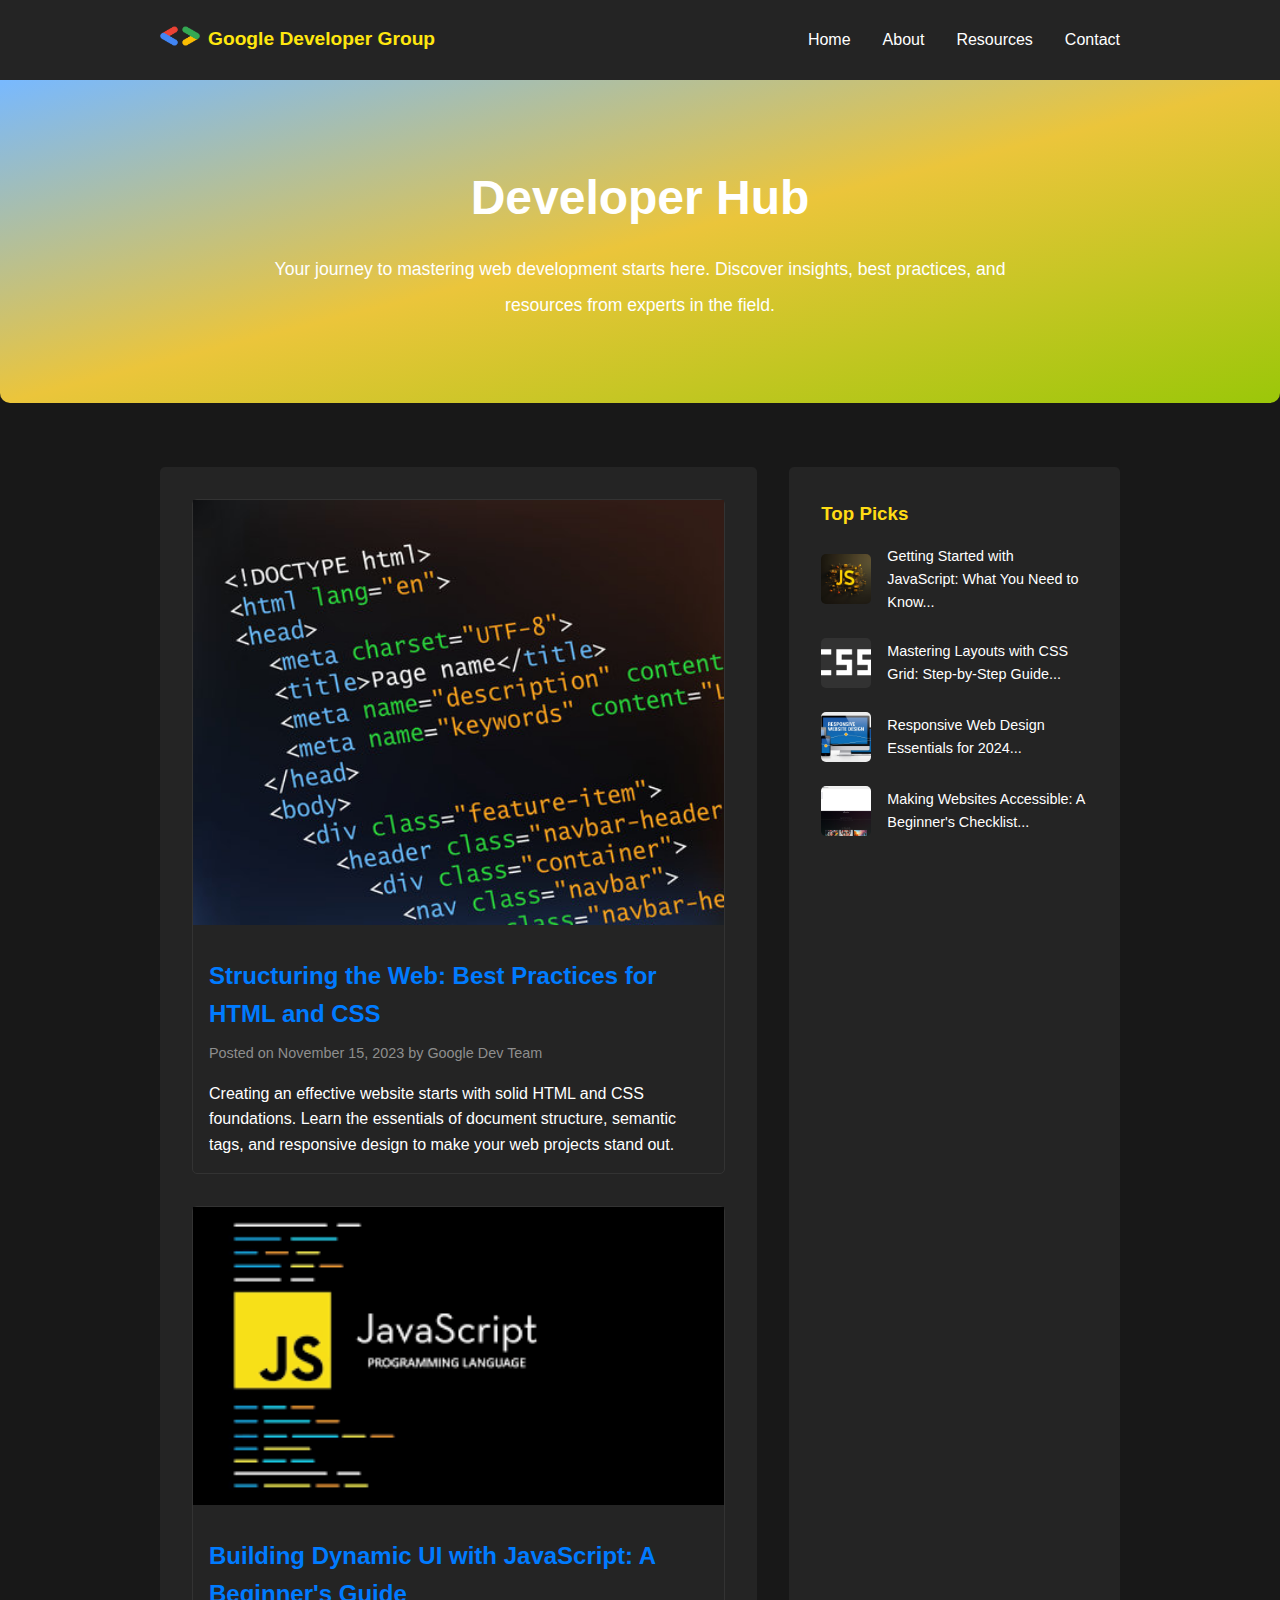
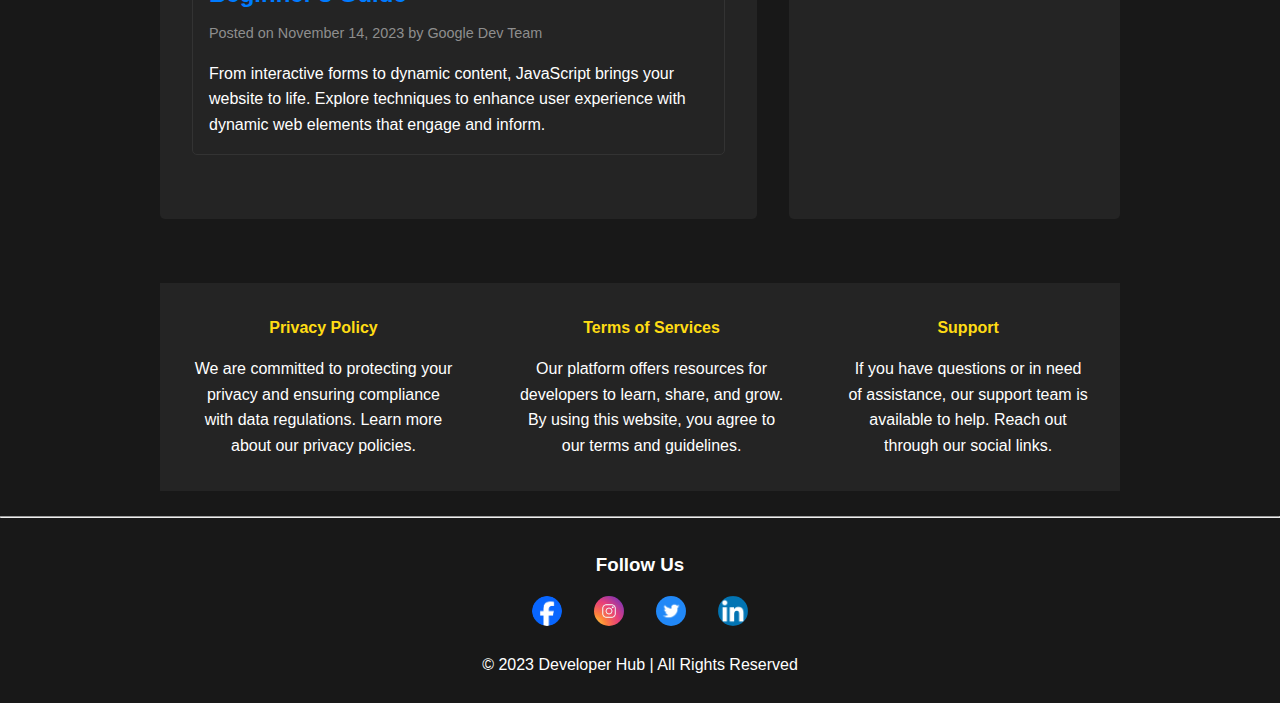
<file: Project/index.html>
<!DOCTYPE html>
<html lang="en">
  <head>
    <meta charset="UTF-8" />
    <meta name="viewport" content="width=device-width, initial-scale=1.0" />
    <title>Google-Themed Developer Hub</title>
    <link rel="stylesheet" href="style.css" />
  </head>

  <body>
    <header>
      <div class="navbar">
        <div class="navbar--container">
          <div class="logo-container">
            <div class="logo-img-container">
              <img src="assets/images/GDG-LOGO.png" alt="GDG Logo" />
            </div>
            <p>Google Developer Group</p>
          </div>

          <nav class="nav-links-container">
            <a href="#">Home</a>
            <a href="#">About</a>
            <a href="#">Resources</a>
            <a href="#">Contact</a>
          </nav>
        </div>
      </div>

      <section class="header-banner-container">
        <h1>Developer Hub</h1>
        <p>
          Your journey to mastering web development starts here. Discover
          insights, best practices, and resources from experts in the field.
        </p>
      </section>
    </header>

    <main>
      <div class="main-content">
        <div class="main-posts">
          <article>
            <img src="assets/images/post1.jpg" alt="HTML & CSS Code Snippet" />
            <div class="post-content">
              <h2>Structuring the Web: Best Practices for HTML and CSS</h2>
              <p class="post-meta">
                Posted on November 15, 2023 by Google Dev Team
              </p>
              <p>
                Creating an effective website starts with solid HTML and CSS
                foundations. Learn the essentials of document structure,
                semantic tags, and responsive design to make your web projects
                stand out.
              </p>
            </div>
          </article>

          <article>
            <img
              src="assets/images/post2.png"
              alt="Building Dynamic UI with JavaScript"
            />
            <div class="post-content">
              <h2>Building Dynamic UI with JavaScript: A Beginner's Guide</h2>
              <p class="post-meta">
                Posted on November 14, 2023 by Google Dev Team
              </p>
              <p>
                From interactive forms to dynamic content, JavaScript brings
                your website to life. Explore techniques to enhance user
                experience with dynamic web elements that engage and inform.
              </p>
            </div>
          </article>
        </div>

        <aside class="sidebar">
          <h3>Top Picks</h3>
          <div class="popular-post">
            <img
              src="assets/images/aside1.jpg"
              alt="Getting Started with JavaScript"
            />
            <a href="#"
              >Getting Started with JavaScript: What You Need to Know...</a
            >
          </div>
          <div class="popular-post">
            <img src="assets/images/aside2.png" alt="CSS Grid Mastery" />
            <a href="#"
              >Mastering Layouts with CSS Grid: Step-by-Step Guide...</a
            >
          </div>
          <div class="popular-post">
            <img
              src="assets/images/aside3.jpg"
              alt="Responsive Design Essentials"
            />
            <a href="#">Responsive Web Design Essentials for 2024...</a>
          </div>
          <div class="popular-post">
            <img
              src="assets/images/aside4.png"
              alt="Making Website Accessible"
            />
            <a href="#"
              >Making Websites Accessible: A Beginner's Checklist...</a
            >
          </div>
        </aside>
      </div>
    </main>

    <footer>
      <div class="footer-content">
        <div class="footer-box">
          <h4>Privacy Policy</h4>
          <p>
            We are committed to protecting your privacy and ensuring compliance
            with data regulations. Learn more about our privacy policies.
          </p>
        </div>

        <div class="footer-box">
          <h4>Terms of Services</h4>
          <p>
            Our platform offers resources for developers to learn, share, and
            grow. By using this website, you agree to our terms and guidelines.
          </p>
        </div>

        <div class="footer-box">
          <h4>Support</h4>
          <p>
            If you have questions or in need of assistance, our support team is
            available to help. Reach out through our social links.
          </p>
        </div>
      </div>
      <br />

      <hr />
      <div class="socials">
        <h3>Follow Us</h3>
        <ul>
          <li>
            <a href="https://www.facebook.com/" target="_blank"
              ><img src="assets/images/facebook.png" alt="Facebook"
            /></a>
          </li>
          <li>
            <a href="https://www.instagram.com/" target="_blank"
              ><img src="assets/images/instagram.png" alt="Instagram"
            /></a>
          </li>
          <li>
            <a href="https://x.com/" target="_blank"
              ><img src="assets/images/twitter.png" alt="Twitter"
            /></a>
          </li>
          <li>
            <a href="https://www.linkedin.com/home" target="_blank"
              ><img src="assets/images/linkedin.png" alt="LinkedIn"
            /></a>
          </li>
        </ul>
        <br />
        <p>&copy; 2023 Developer Hub | All Rights Reserved</p>
        <br />
      </div>
    </footer>
  </body>
</html>
</file>
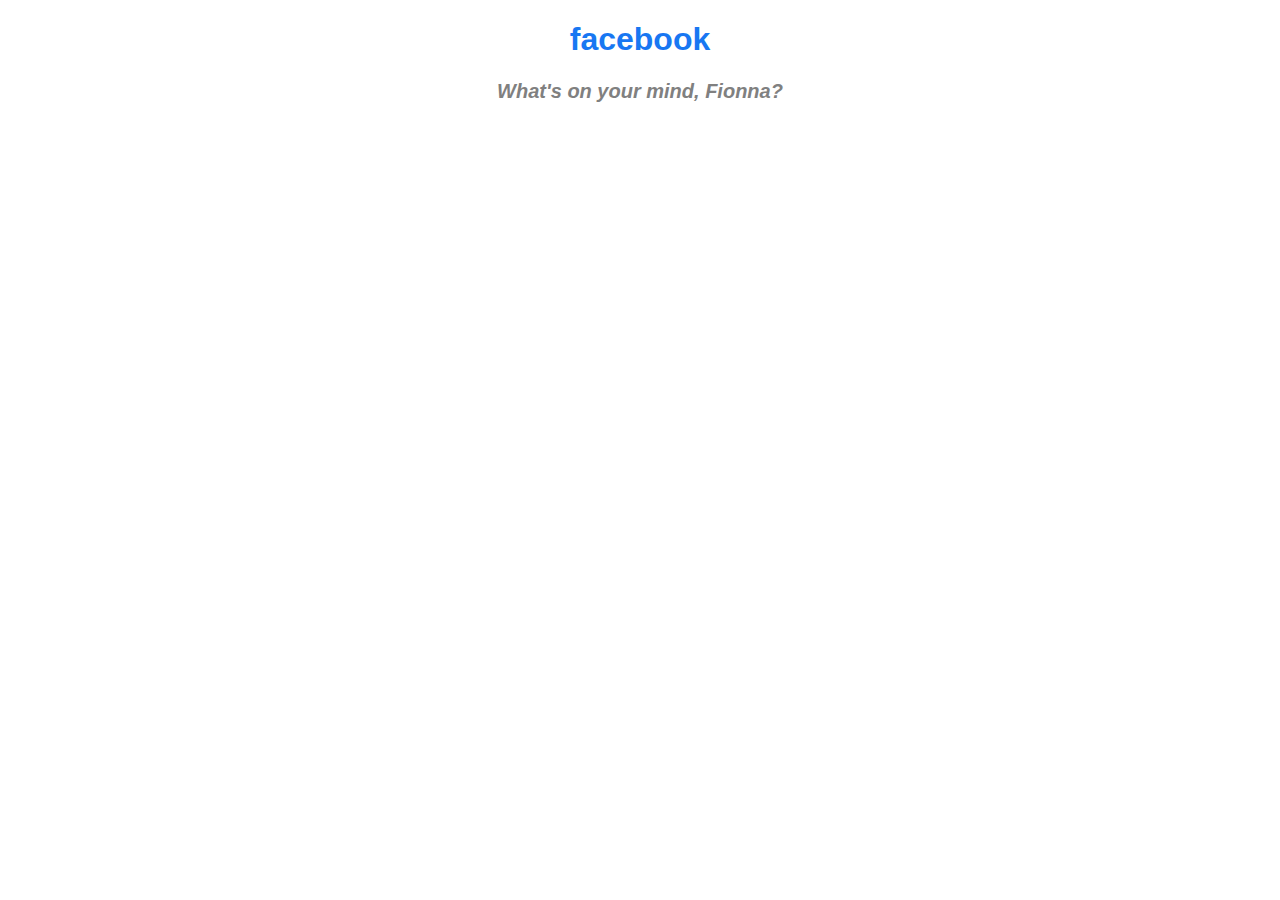
<file: Assigments-Exercises/CSS-Assigments/CSS-1/CSS1.html>
<!DOCTYPE html>

<html lang="en">
  <head>
    <meta charset="UTF-8" />
    <meta name="viewport" content="width=device-width, initial-scale=1.0" />
    <title>Facebook Logo Text</title>
    <link rel="stylesheet" href="./CSS1.css" />
  </head>

  <body>
    <h1>facebook</h1>
    <p>What's on your mind, Fionna?</p>
  </body>
</html>
</file>
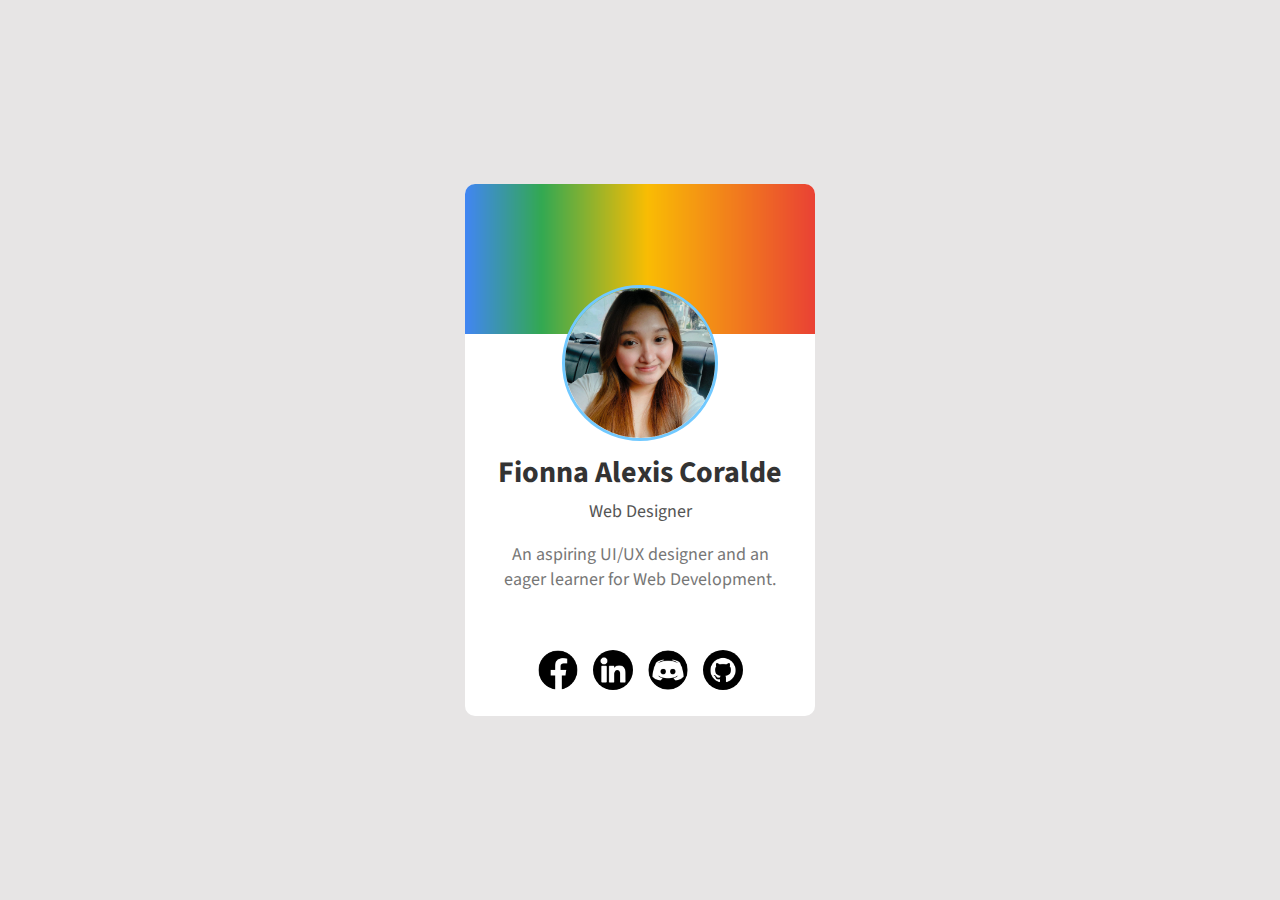
<file: Assigments-Exercises/CSS-Assigments/CSS-3/CSS3.html>
<!DOCTYPE html>
<html lang="en">
  <head>
    <meta charset="UTF-8" />
    <meta name="viewport" content="width=device-width, initial-scale=1.0" />
    <title>Profile Card</title>
    <link rel="stylesheet" href="CSS3.css" />
    <link rel="preconnect" href="https://fonts.googleapis.com" />
    <link rel="preconnect" href="https://fonts.gstatic.com" crossorigin />
    <link
      href="https://fonts.googleapis.com/css2?family=Source+Sans+3:ital,wght@0,200..900;1,200..900&display=swap"
      rel="stylesheet"
    />
  </head>
  <body>
    <div class="profile-card">
      <div class="cover-photo">
        <img src="./images/cover-photo.png" alt="Cover Photo" />
      </div>
      <div class="profile-content">
        <div class="profile-picture">
          <img src="./images/profilepic.png" alt="Profile Picture" />
        </div>
        <div class="profile-info">
          <h2>Fionna Alexis Coralde</h2>
          <p class="title">Web Designer</p>
          <p class="bio">
            An aspiring UI/UX designer and an eager learner for Web Development.
          </p>
        </div>
      </div>
      <div class="social">
        <ul>
          <li>
            <a href="https://www.facebook.com/alxscrld" target="_blank"
              ><img src="images/facebook.png" alt="Facebook"
            /></a>
          </li>
          <li>
            <a
              href="https://www.linkedin.com/in/fionna-alexis-coralde-5a01a7288/"
              target="_blank"
              ><img src="images/linkedin.png" alt="LinkedIn"
            /></a>
          </li>
          <li>
            <a href="#" target="_blank"
              ><img src="images/discord (1).png" alt="Discord"
            /></a>
          </li>
          <li>
            <a href="https://github.com/notalxs" target="_blank"
              ><img src="images/github.png" alt="GitHub"
            /></a>
          </li>
        </ul>
      </div>
    </div>
  </body>
</html>
</file>
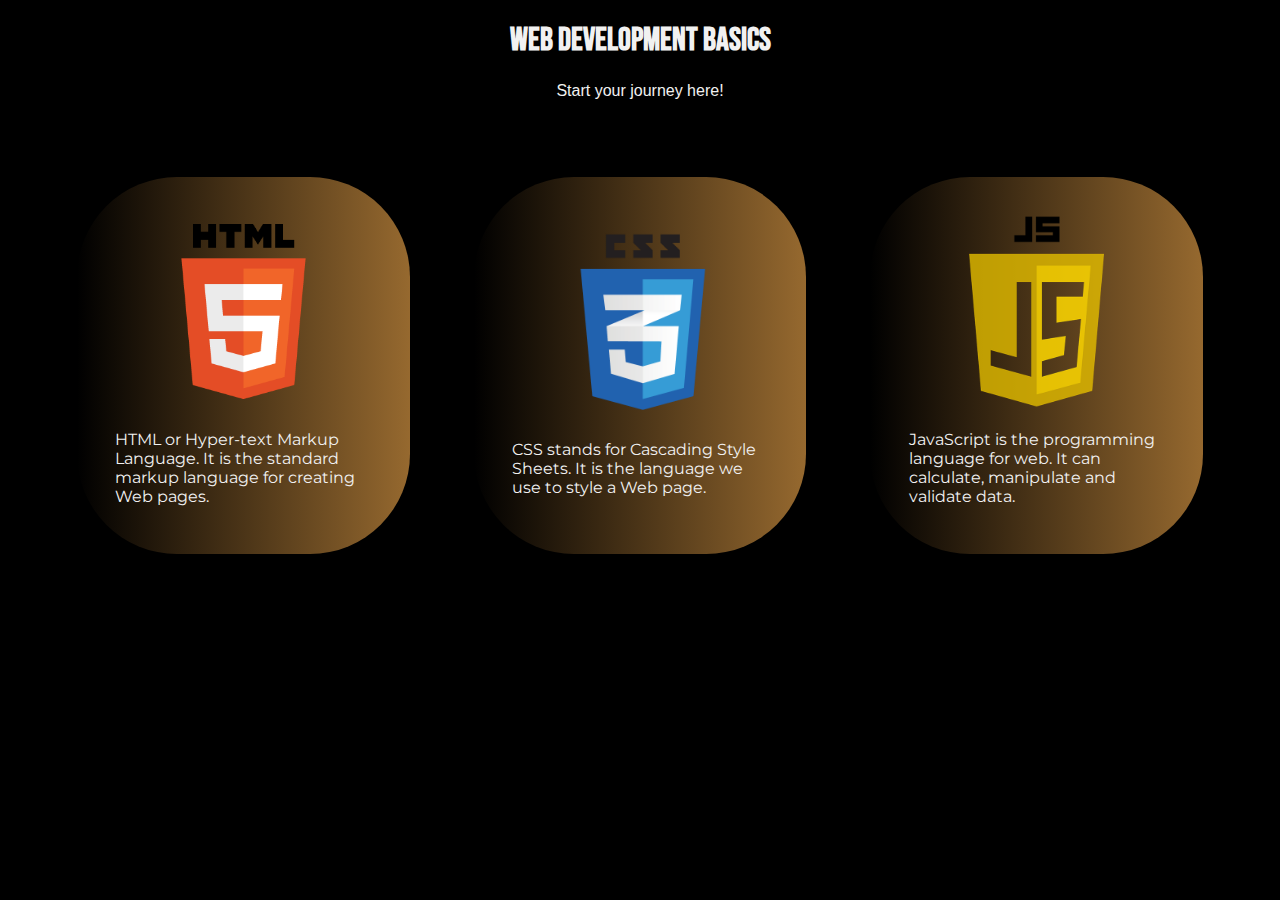
<file: Assigments-Exercises/CSS-Assigments/CSS-4/CSS4.html>
<!DOCTYPE html>
<html lang="en">
  <head>
    <meta charset="UTF-8" />
    <meta name="viewport" content="width=device-width, initial-scale=1.0" />
    <link rel="stylesheet" href="CSS4.css" />
    <link rel="preconnect" href="https://fonts.googleapis.com" />
    <link rel="preconnect" href="https://fonts.gstatic.com" crossorigin />
    <link
      href="https://fonts.googleapis.com/css2?family=Source+Sans+3:ital,wght@0,200..900;1,200..900&display=swap"
      rel="stylesheet"
    />
    <title>Flexbox Layout</title>
  </head>
  <body>
    <h1>Web Development Basics</h1>
    <p id="subtitle">Start your journey here!</p>

    <div class="flexboxContainer">
      <div id="box1">
        <a href="https://www.w3schools.com/html/html_intro.asp" target="_blank">
          <img src="./images/logoHtml.png" alt="html logo.png" />
          <p>
            HTML or Hyper-text Markup Language. It is the standard markup
            language for creating Web pages.
          </p>
        </a>
      </div>

      <div id="box2">
        <a href="https://www.w3schools.com/css/default.asp" target="_blank">
          <img src="./images/logoCss.png" alt="html logo.png" />
          <p>
            CSS stands for Cascading Style Sheets. It is the language we use to
            style a Web page.
          </p>
        </a>
      </div>

      <div id="box3">
        <a href="https://www.w3schools.com/js/default.asp" target="_blank">
          <img src="./images/logoJs.png" alt="html logo.png" />
          <p>
            JavaScript is the programming language for web. It can calculate,
            manipulate and validate data.
          </p>
        </a>
      </div>
    </div>
  </body>
</html>
</file>
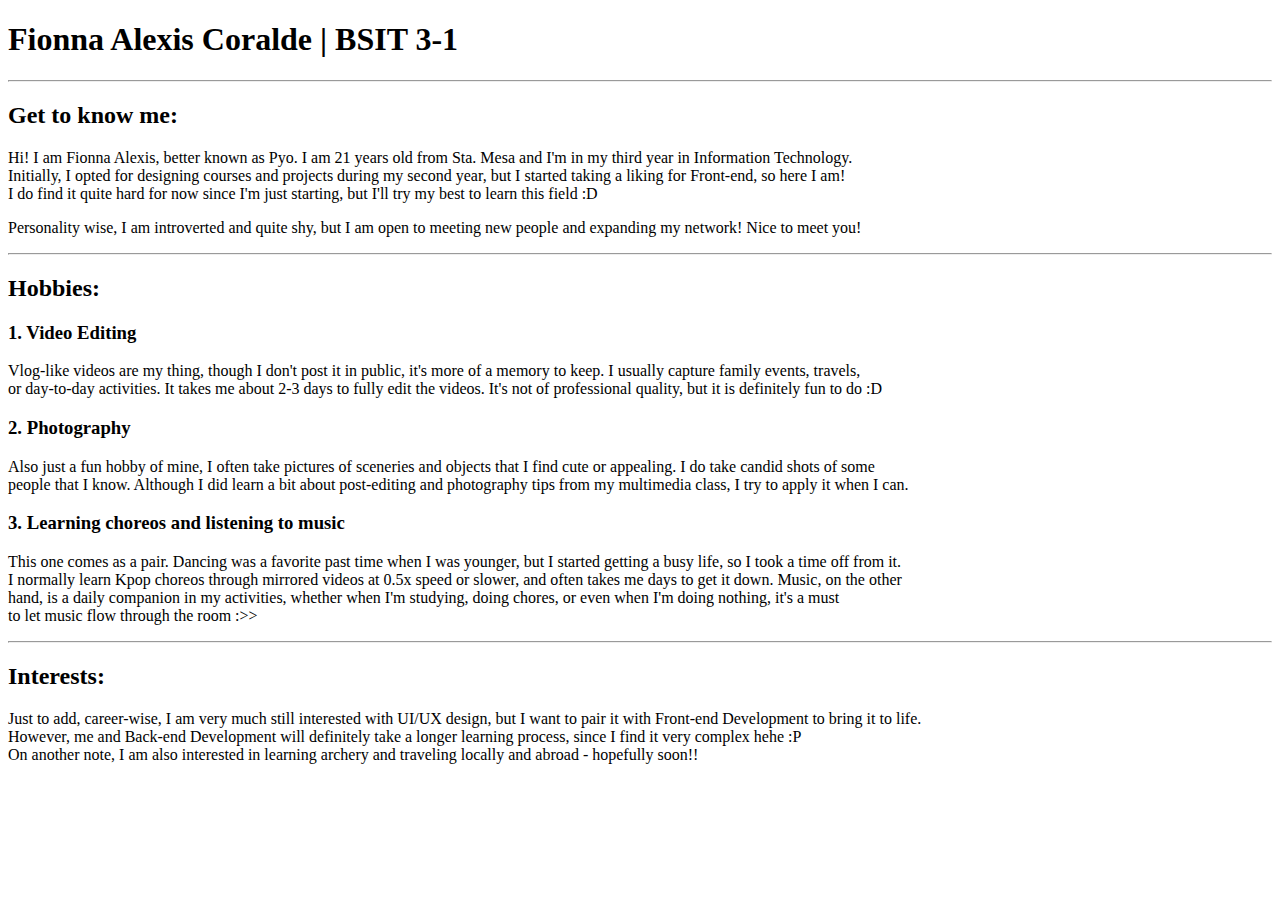
<file: Assigments-Exercises/HTML-Assigments/HTML-2/HTML-2.html>
<!DOCTYPE html>
<html>
  <head>
    <title>Fionna Alexis Coralde</title>
  </head>

  <body>
    <h1>Fionna Alexis Coralde | BSIT 3-1</h1>
    <hr />

    <h2>Get to know me:</h2>
    <p>
      Hi! I am Fionna Alexis, better known as Pyo. I am 21 years old from Sta.
      Mesa and I'm in my third year in Information Technology. <br />
      Initially, I opted for designing courses and projects during my second
      year, but I started taking a liking for Front-end, so here I am! <br />
      I do find it quite hard for now since I'm just starting, but I'll try my
      best to learn this field :D <br />
    </p>
    <p>
      Personality wise, I am introverted and quite shy, but I am open to meeting
      new people and expanding my network! Nice to meet you!
    </p>
    <hr />

    <h2>Hobbies:</h2>
    <h3>1. Video Editing</h3>
    <p>
      Vlog-like videos are my thing, though I don't post it in public, it's more
      of a memory to keep. I usually capture family events, travels, <br />
      or day-to-day activities. It takes me about 2-3 days to fully edit the
      videos. It's not of professional quality, but it is definitely fun to do
      :D
    </p>

    <h3>2. Photography</h3>
    <p>
      Also just a fun hobby of mine, I often take pictures of sceneries and
      objects that I find cute or appealing. I do take candid shots of some
      <br />
      people that I know. Although I did learn a bit about post-editing and
      photography tips from my multimedia class, I try to apply it when I can.
    </p>

    <h3>3. Learning choreos and listening to music</h3>
    <p>
      This one comes as a pair. Dancing was a favorite past time when I was
      younger, but I started getting a busy life, so I took a time off from
      it.<br />
      I normally learn Kpop choreos through mirrored videos at 0.5x speed or
      slower, and often takes me days to get it down. Music, on the other <br />
      hand, is a daily companion in my activities, whether when I'm studying,
      doing chores, or even when I'm doing nothing, it's a must <br />
      to let music flow through the room :>>
    </p>
    <hr />

    <h2>Interests:</h2>
    <p>
      Just to add, career-wise, I am very much still interested with UI/UX
      design, but I want to pair it with Front-end Development to bring it to
      life. <br />
      However, me and Back-end Development will definitely take a longer
      learning process, since I find it very complex hehe :P <br />

      On another note, I am also interested in learning archery and traveling
      locally and abroad - hopefully soon!!
    </p>
  </body>
</html>
</file>
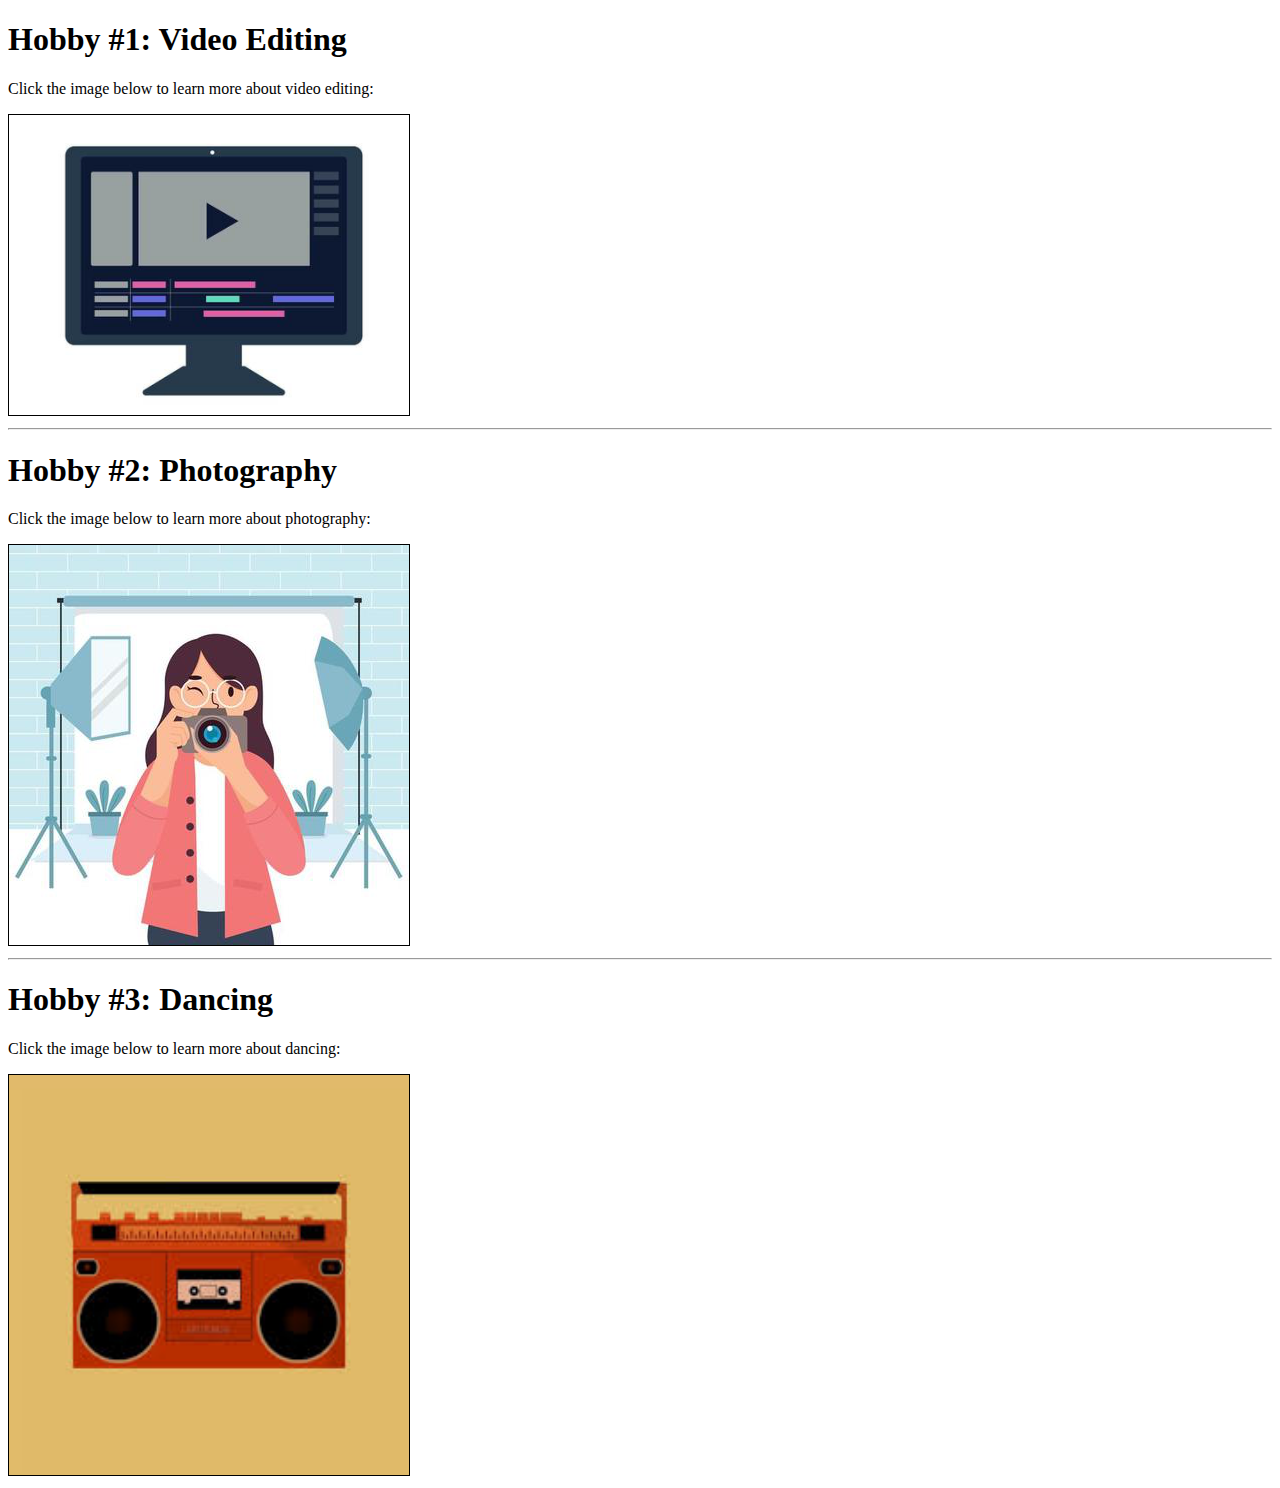
<file: Assigments-Exercises/HTML-Assigments/HTML-3/hobby.html>
<!DOCTYPE html>
<html lang="en">
  <head>
    <meta charset="UTF-8" />
    <meta name="viewport" content="width=device-width, initial-scale=1.0" />
    <title>Clickable Image Link</title>
  </head>
  <body>
    <h1>Hobby #1: Video Editing</h1>
    <p>Click the image below to learn more about video editing:</p>
    <a
      href="https://www.nobledesktop.com/learn/video-editing/what-is-video-editing"
      target="_blank"
    >
      <img
        src="ExerciseImages/video.png"
        alt="Video Editing"
        style="width: 400px; height: auto; border: 1px solid #000"
      />
    </a>
    <hr />

    <h1>Hobby #2: Photography</h1>
    <p>Click the image below to learn more about photography:</p>
    <a
      href="https://www.studiobinder.com/blog/what-is-photography-definition/"
      target="_blank"
    >
      <img
        src="ExerciseImages/photographer.png"
        alt="Photography"
        S
        style="width: 400px; height: auto; border: 1px solid #000"
      />
    </a>
    <hr />

    <h1>Hobby #3: Dancing</h1>
    <p>Click the image below to learn more about dancing:</p>
    <a href="https://art.art/blog/the-art-of-dance" target="_blank">
      <img
        src="ExerciseImages/dance.png"
        alt="Dance"
        style="width: 400px; height: auto; border: 1px solid #000"
      />
    </a>
  </body>
</html>
</file>
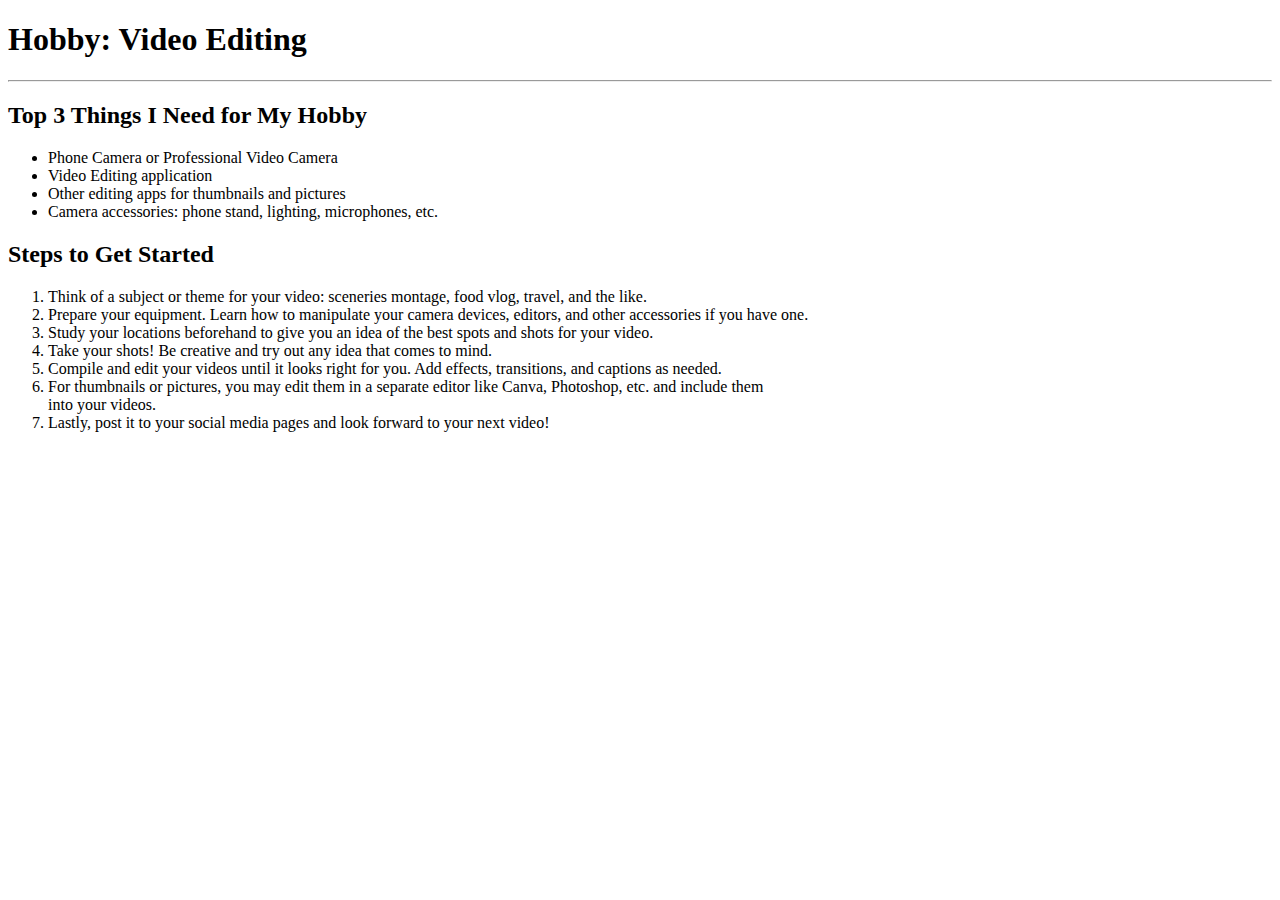
<file: Assigments-Exercises/HTML-Assigments/HTML-4/HTML-4.html>
<!DOCTYPE html>
<html lang="en">
  <head>
    <meta charset="UTF-8" />
    <meta name="viewport" content="width=device-width, initial-scale=1.0" />
    <title>Favorites List</title>
  </head>
  <body>
    <h1>Hobby: Video Editing</h1>
    <hr />

    <h2>Top 3 Things I Need for My Hobby</h2>
    <ul>
      <li>Phone Camera or Professional Video Camera</li>
      <li>Video Editing application</li>
      <li>Other editing apps for thumbnails and pictures</li>
      <li>Camera accessories: phone stand, lighting, microphones, etc.</li>
    </ul>

    <h2>Steps to Get Started</h2>
    <ol>
      <li>
        Think of a subject or theme for your video: sceneries montage, food
        vlog, travel, and the like.
      </li>
      <li>
        Prepare your equipment. Learn how to manipulate your camera devices,
        editors, and other accessories if you have one.
      </li>
      <li>
        Study your locations beforehand to give you an idea of the best spots
        and shots for your video.
      </li>
      <li>
        Take your shots! Be creative and try out any idea that comes to mind.
      </li>
      <li>
        Compile and edit your videos until it looks right for you. Add effects,
        transitions, and captions as needed.
      </li>
      <li>
        For thumbnails or pictures, you may edit them in a separate editor like
        Canva, Photoshop, etc. and include them <br />
        into your videos.
      </li>
      <li>
        Lastly, post it to your social media pages and look forward to your next
        video!
      </li>
    </ol>
  </body>
</html>
</file>
<file: Assigments-Exercises/CSS-Assigments/CSS-1/CSS1.css>
h1 {
  font-family: sans-serif;
  color: #1877f2;
  text-align: center;
}

p {
  font-family: sans-serif;
  color: #808080;
  text-align: center;
  font-size: 20px;
  font-style: italic;
  font-weight: bold;
}
</file>
<file: Assigments-Exercises/CSS-Assigments/CSS-3/CSS3.css>
/* body */
body {
  font-family: "Source Sans 3", helvetica;
  background-color: #d7d4d49c;
  display: flex;
  justify-content: center;
  align-items: center;
  height: 100vh;
  margin: 0;
}
/* profile-card */
.profile-card {
  width: 350px;
  background-color: #ffffff;
  border-radius: 10px;
  box-shadow: 0, 4px, 10px, rgba (0, 0, 0, 0.1);
  text-align: center;
  overflow: hidden;
}

/* cover-photo img */
.cover-photo img {
  width: 100%;
  height: 150px;
  object-fit: cover;
}

/* profile-content */
.profile-content {
  padding: 20px;
  position: relative;
  margin-top: -75px;
}

/* profile-picture */
.profile-picture {
  width: 150px;
  height: 150px;
  border: 3px solid #71c9ff;
  border-radius: 50%;
  margin: 0 auto;
  overflow: hidden;
  background-color: #ffffff;
  position: relative;
  z-index: 2;
}

.profile-picture img {
  width: 100%;
  height: 100%;
  object-fit: cover;
}

/* profile-info h2*/
.profile-info h2 {
  font-size: 30px;
  font-weight: bold;
  margin: 10px 0 5px;
  color: #333333;
}

/* profile-info title*/
.profile-info .title {
  font-size: 18px;
  color: #555555;
  margin: 5px 0;
}

/* profile-info bio*/
.profile-info .bio {
  font-size: 18px;
  color: #777777;
  margin: 18px;
}

.social {
  margin: 20px 0;
}

/* social ul */
.social ul {
  display: flex;
  justify-content: center;
  padding: 0;
  margin: 0;
  list-style: none;
  gap: 15px;
}

.social li {
  display: inline-block;
}

/* social a */
.social a {
  display: inline-block;
  width: 40px;
  height: 40px;
  border-radius: 50%;
  overflow: hidden;
}

/* social img */
.social img {
  width: 100%;
  height: 100%;
  object-fit: cover;
}
</file>
<file: Assigments-Exercises/CSS-Assigments/CSS-4/CSS4.css>
@import url("https://fonts.googleapis.com/css2?family=Bebas+Neue&family=Montserrat:ital,wght@0,100..900;1,100..900&display=swap");

body {
  margin: 0;
  padding: 0;
  border: 0;
  background-color: #000000;
}

/* h1 */
h1 {
  text-align: center;
  font-family: "Bebas Neue", sans-serif;
  color: #f1f1f1;
}

/* #subtitle */
#subtitle {
  text-align: center;
  font-family: "Monteserrat", sans-serif;
  color: #f1f1f1;
}

/* .flexboxContainer */
.flexboxContainer {
  width: 100%;
  height: 500px;
  display: flex;
  flex-direction: row;
  align-items: center;
  justify-content: center;
  gap: 5%;
}

/*.flexboxContainer > div */
.flexboxContainer > div {
  width: 20%;
  height: 60%;
  border-radius: 100px;
  background-image: linear-gradient(
    to right,
    rgba(12, 62, 224, 0),
    rgb(150, 105, 47)
  );
  display: flex;
  flex-direction: column;
  align-items: center;
  justify-content: center;
  gap: 5%;
  padding: 3%;
  transition-duration: 0.5s;
  cursor: pointer;
}

/* a */
.flexboxContainer > div a {
  text-decoration: none;
  display: flex;
  flex-direction: column;
  justify-content: center;
  align-items: center;
  font-family: "Montserrat", sans-serif;
  color: #f1f1f1;
}

/* img */
.flexboxContainer > div img {
  width: 80%;
}

/* .flexboxContainer > div:hover */
.flexboxContainer > div:hover {
  background-color: rgba(190, 36, 22, 0.1);
  box-shadow: 0px 0px 20px rgba(225, 152, 15, 0.5);
}
</file>
<file: Project/style.css>
/* General Reset */
/* Step 1: Reset default margins, padding, and box sizing for all elements */
* {
  margin: 0;
  padding: 0;
  box-sizing: border-box;
}

/* Step 2: Set global styles for the body */
body {
  font-family: "Roboto", sans-serif;
  line-height: 1.6;
  color: #ffffff;
  background-color: #181818;
  scroll-behavior: smooth;
}

/* Navigation Bar Styling */
/* Step 3: Navigation Bar Styles */
.navbar {
  background-color: #242424;
  color: #ffffff;
  padding: 1rem 0;
  box-shadow: 0 2px 5px rgba(0, 0, 0, 0.2);
}

/* Step 4: Navbar Container Styles */
.navbar--container {
  display: flex;
  justify-content: space-between;
  align-items: center;
  max-width: 960px;
  margin: 0 auto;
}

/* Step 5: Logo Container Styles */
.logo-container {
  display: flex;
  align-items: center;
  gap: 0.5rem;
}

/* Step 6: Logo Image Styles */
.logo-img-container img {
  width: 40px;
  height: 40px;
  border-radius: 50%;
  object-fit: cover;
}

/* Step 7: Logo Text Styles */
.logo-container p {
  font-size: 1.2rem;
  font-weight: bold;
  color: #ffe70f;
}

/* Step 8: Navigation Links Container Styles */
.nav-links-container {
  display: flex;
  gap: 2rem;
  list-style: none;
}

/* Step 9: Navigation Link Styles */
.nav-links-container a {
  color: #ffffff;
  text-decoration: none;
  font-weight: 500;
  transition: 0.3s ease;
}

/* Step 10: Navigation Link Hover Styles */
.nav-links-container a:hover {
  color: #ffdc14;
}

/* Header Banner Styling */
/* Step 11: Header Banner Container Styles */
.header-banner-container {
  background: linear-gradient(to bottom right, #78b9ff, #ebc53b, #9bc709);
  color: #ffffff;
  text-align: center;
  padding: 5rem 0;
  border-radius: 0 0 10px 10px;
}

/* Step 12: Header Banner Heading Styles */
.header-banner-container h1 {
  font-size: 3rem;
  font-weight: 700;
  margin-bottom: 1rem;
}

/* Step 13: Header Banner Paragraph Styles */
.header-banner-container p {
  font-size: 1.1rem;
  max-width: 800px;
  margin: 0 auto;
  line-height: 2;
}

/* Main Section */
/* Step 14: Main Content Container Styles */
.main-content {
  display: flex;
  justify-content: space-between;
  max-width: 960px;
  margin: 4rem auto;
}

/* Step 15: Blog Post Container Styles */
.main-posts {
  flex: 2;
  background-color: #242424;
  padding: 2rem;
  border-radius: 5px;
}

/* Step 16: Individual Blog Post Styles */
.main-posts article {
  display: flex;
  flex-direction: column;
  align-items: flex-start;
  margin-bottom: 2rem;
  background-color: #242424;
  border: 1px solid #333333;
  border-radius: 5px;
}

/* Step 17: Blog Post Image Styles */
.main-posts article img {
  width: 100%;
  height: auto;
  margin-bottom: 1rem;
}

/* Step 18: Blog Post Content Container Styles */
.main-posts article div {
  padding: 1rem;
}

/* Step 19: Blog Post Heading Styles */
.main-posts h2 {
  font-size: 1.5rem;
  color: #007bff;
  margin-bottom: 0.5rem;
}

/* Step 20: Blog Post Metadata Styles */
.post-meta {
  font-size: 0.9rem;
  color: #8e8e8e;
  margin-bottom: 1rem;
}

/* Sidebar Styling */
/* Step 21: Sidebar Container Styles */
.sidebar {
  flex: 1;
  margin-left: 2rem;
  background-color: #242424;
  padding: 2rem;
  border-radius: 5px;
}

/* Step 22: Sidebar Heading Styles */
.sidebar h3 {
  color: #ffdc14;
  margin-bottom: 1rem;
}

/* Step 23: Popular Post Container Styles */
.popular-post {
  display: flex;
  align-items: center;
  margin-bottom: 1.5rem;
}

/* Step 24: Popular Post Image Styles */
.popular-post img {
  width: 50px;
  height: 50px;
  border-radius: 5px;
  object-fit: cover;
  margin-right: 1rem;
}

/* Step 25: Popular Post Link Styles */
.popular-post a {
  text-decoration: none;
  color: #ffffff;
  font-size: 0.9rem;
  transition: 0.3s ease;
}

/* Step 26: Popular Post Link Hover Styles */
.popular-post a:hover {
  color: #007bff;
}

/* Footer Styling */
/* Step 27: Footer Container Styles */
.footer {
  background-color: #181818;
  color: #ffffff;
  padding: 2rem 0;
  margin-top: 4rem;
  text-align: center;
  border-top: 1px solid #333333;
}

/* Step 28: Footer Content Styles */
.footer-content {
  display: flex;
  justify-content: space-between;
  max-width: 960px;
  margin: 0 auto;
}

.footer-box {
  background-color: #242424;
  padding: 2rem;
  border: 5px;
  text-align: center;
}

/* Step 29: Footer Heading Styles */
.footer-content h4 {
  margin-bottom: 1rem;
  color: #ffdc14;
}

/* Step 30: Footer Paragraph Styles */
.footer p {
  font-size: 0.9rem;
}

.footer p:last-child {
  margin-top: 1rem;
  color: #666;
}

.socials {
  margin-top: 2rem;
  text-align: center;
}

.socials h3 {
  color: #ffffff;
  margin-bottom: 1rem;
}

.socials ul {
  list-style: none;
  display: flex;
  justify-content: center;
}

.socials li {
  margin: 0 1rem;
}

.social hr {
  margin: 1rem 0;
}

.socials li a {
  display: block;
  width: 30px;
  height: 30px;
  border-radius: 50%;
  overflow: hidden;
}

.socials li a img {
  width: 100%;
  height: 100%;
  object-fit: cover;
}

/* Responsive Design */
/* Step 31: Responsive Navbar Styles */
@media (max-width: 768px) {
  .navbar--container {
    flex-direction: column;
    text-align: center;
  }

  .nav-links-container {
    flex-direction: column;
    gap: 1rem;
  }

  .header-banner-container h1 {
    font-size: 2.5rem;
  }

  .header-banner-container p {
    font-size: 1rem;
  }

  .main-content {
    flex-direction: column;
  }

  .sidebar {
    margin-left: 0;
    margin-top: 2rem;
  }

  .footer-content {
    flex-direction: column;
    text-align: center;
  }
}
</file>
